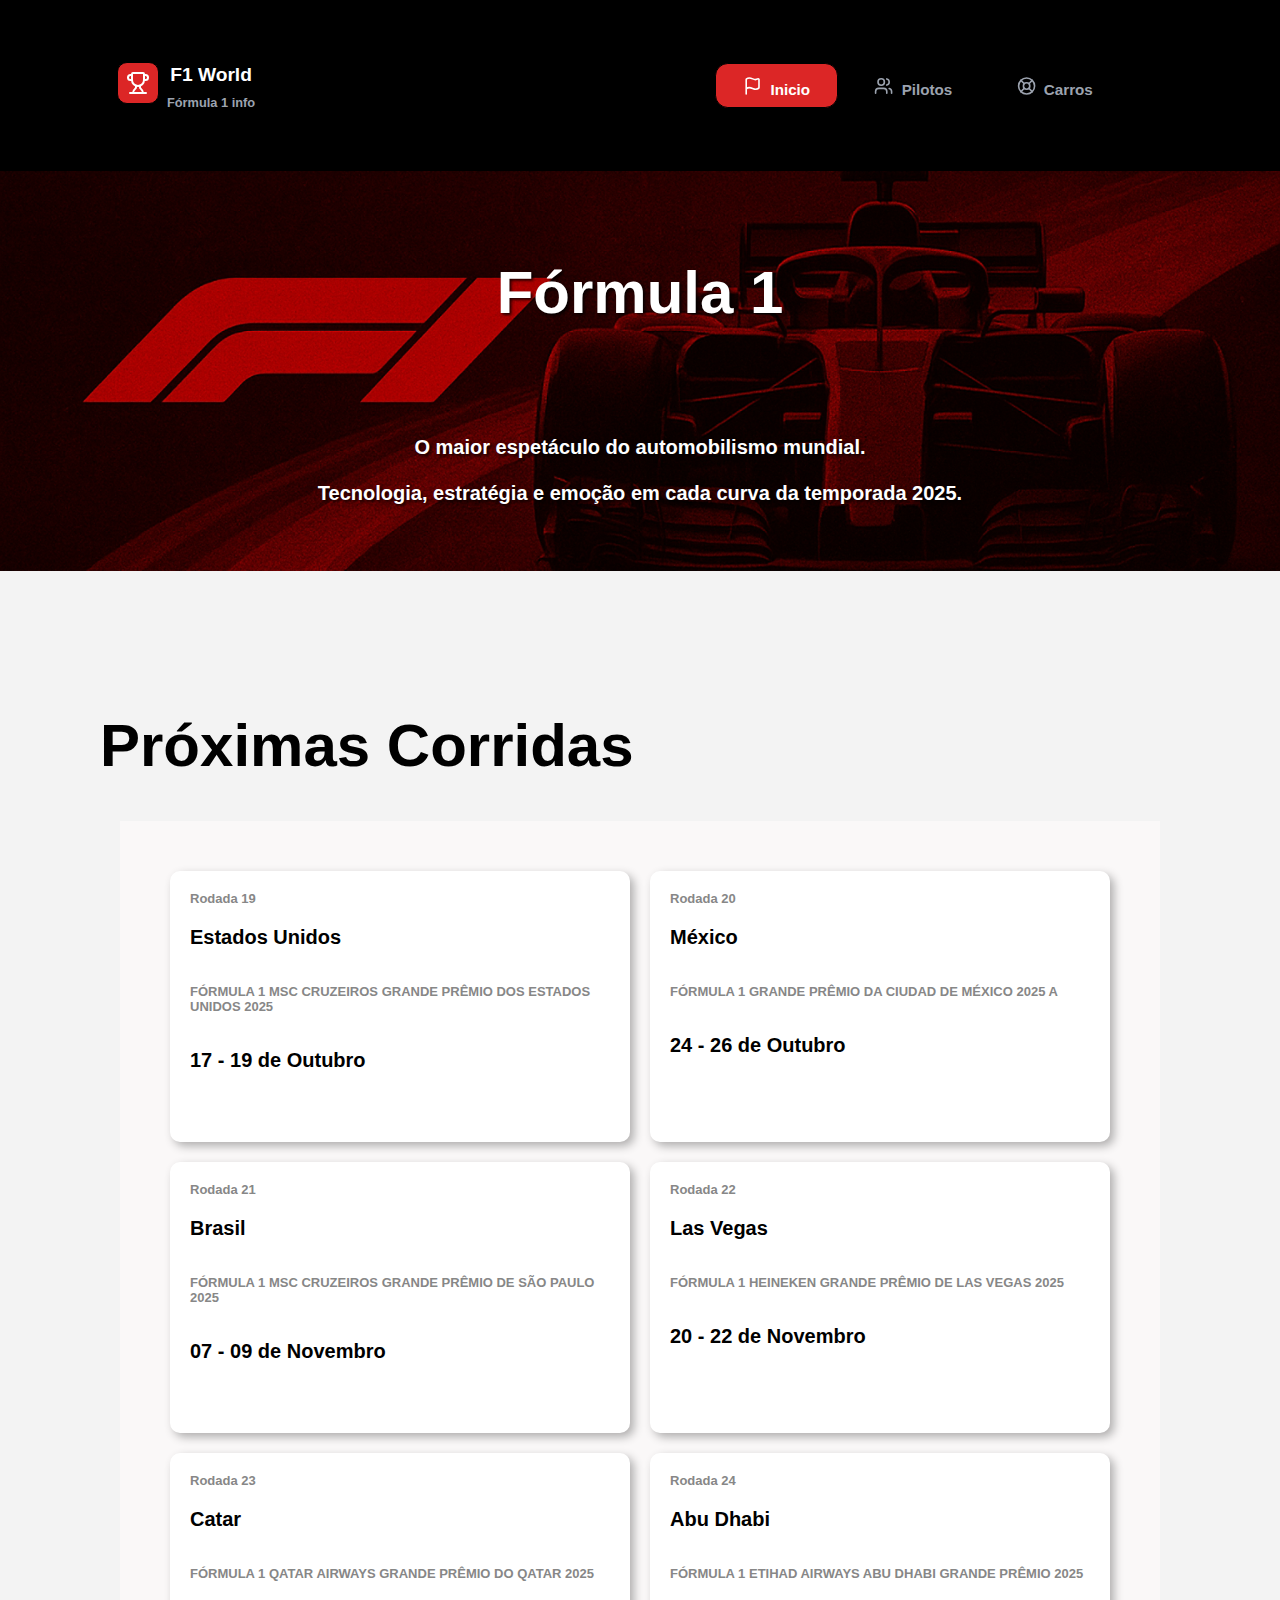
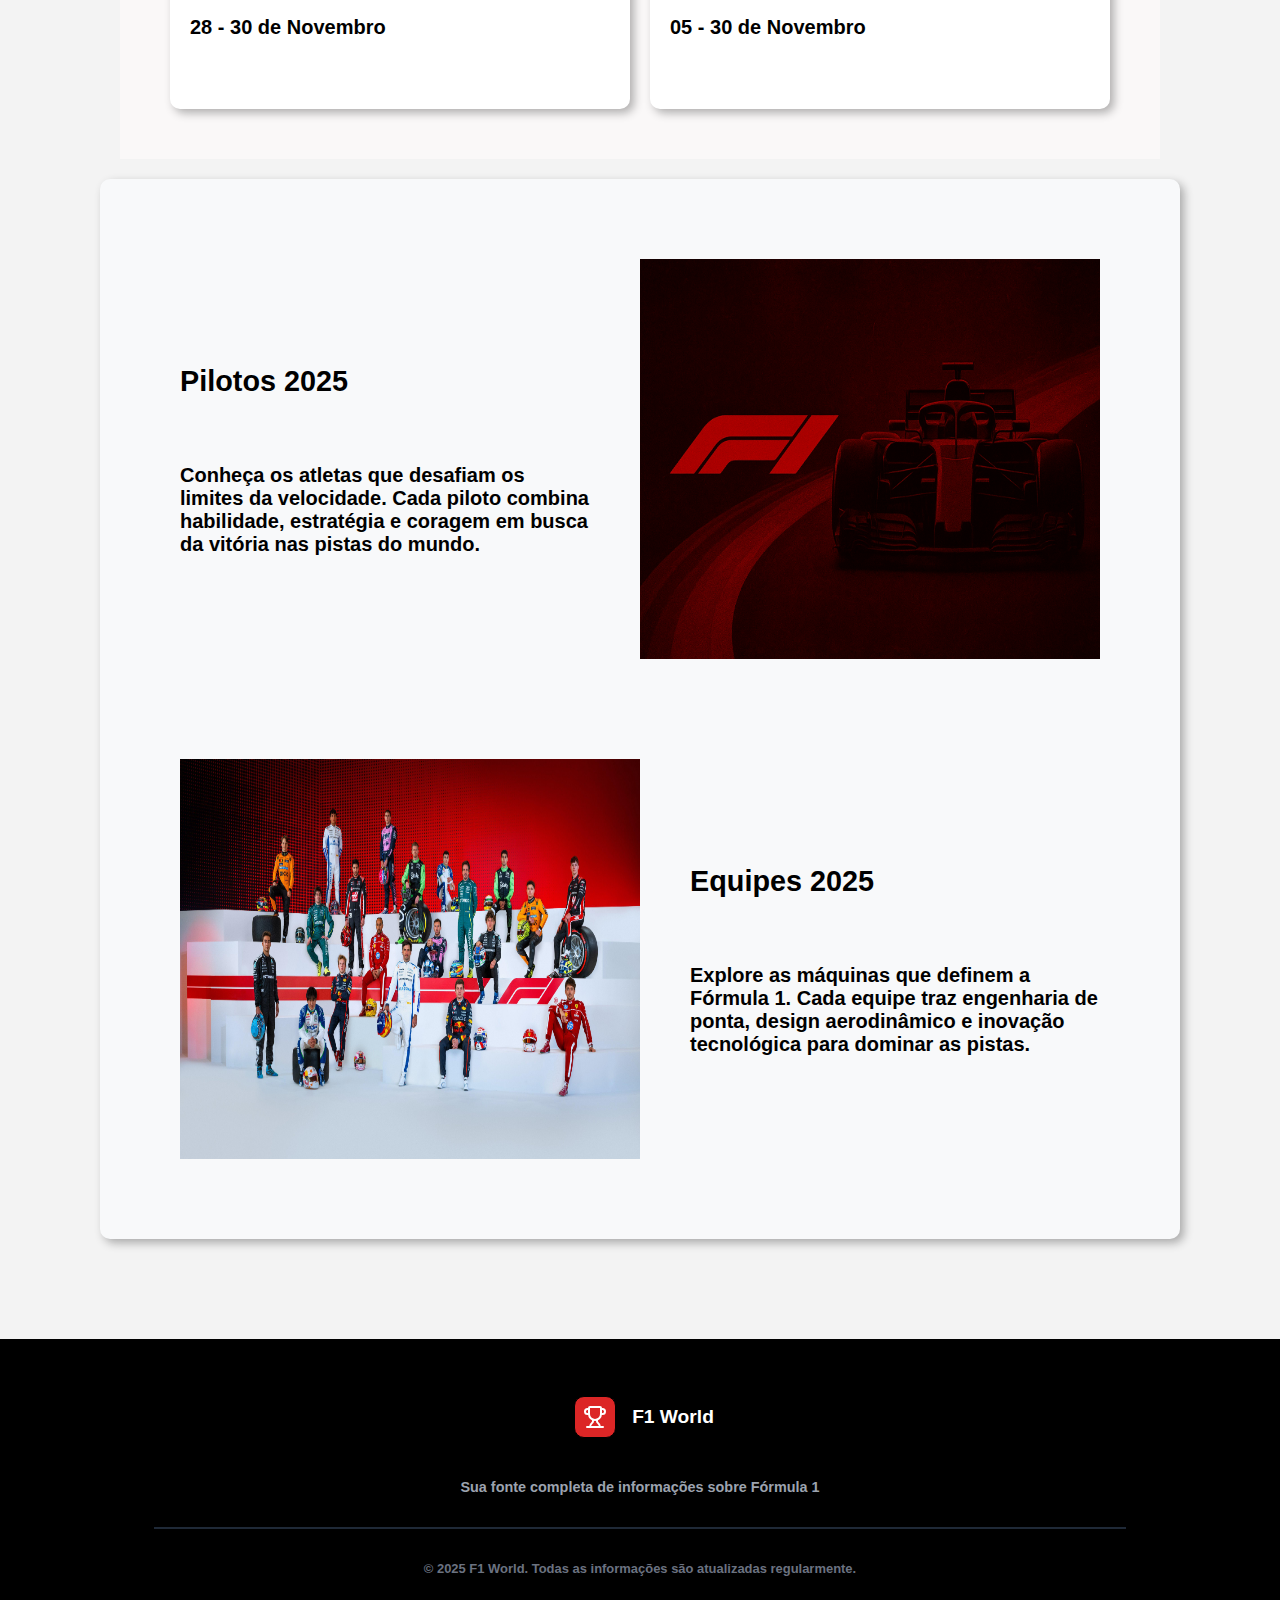
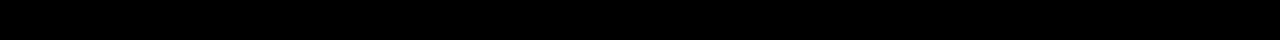
<file: index.html>
<!DOCTYPE html>
<html lang="pt-br">

<head>
    <meta charset="UTF-8">
    <meta name="viewport" content="width=device-width, initial-scale=1.0">
    <link rel="shortcut icon" href="./assets/f1_logo.png" type="image/x-icon">
    <link rel="stylesheet" href="./styles/global.css">
    <link rel="stylesheet" href="./styles/index.css">
    <title>F1 Pulse</title>
</head>

<body>
    <div>
        <header>
            <div class="header-sec1">
                <div>
                    <svg class="icon-trofeu" xmlns="http://www.w3.org/2000/svg" width="24" height="24"
                        viewBox="0 0 24 24" fill="none" stroke="currentColor" stroke-width="2" stroke-linecap="round"
                        stroke-linejoin="round" class="lucide lucide-trophy-icon lucide-trophy">
                        <path d="M10 14.66v1.626a2 2 0 0 1-.976 1.696A5 5 0 0 0 7 21.978" />
                        <path d="M14 14.66v1.626a2 2 0 0 0 .976 1.696A5 5 0 0 1 17 21.978" />
                        <path d="M18 9h1.5a1 1 0 0 0 0-5H18" />
                        <path d="M4 22h16" />
                        <path d="M6 9a6 6 0 0 0 12 0V3a1 1 0 0 0-1-1H7a1 1 0 0 0-1 1z" />
                        <path d="M6 9H4.5a1 1 0 0 1 0-5H6" />
                    </svg>
                </div>
                <div>
                    <h1>F1 World</h1>
                    <p>Fórmula 1 info</p>
                </div>
                </img>
            </div>
            <div>
                <nav>
                    <ul class="header-sec2">
                        <li>
                            <a href="index.html">
                                <svg xmlns="http://www.w3.org/2000/svg" width="24" height="24" viewBox="0 0 24 24"
                                    fill="none" stroke="currentColor" stroke-width="2" stroke-linecap="round"
                                    stroke-linejoin="round" class="lucide lucide-flag-icon lucide-flag">
                                    <path
                                        d="M4 22V4a1 1 0 0 1 .4-.8A6 6 0 0 1 8 2c3 0 5 2 7.333 2q2 0 3.067-.8A1 1 0 0 1 20 4v10a1 1 0 0 1-.4.8A6 6 0 0 1 16 16c-3 0-5-2-8-2a6 6 0 0 0-4 1.528" />
                                </svg>
                                <span> Inicio</span>
                            </a>
                        </li>
                        <li>
                            <a href="./pilotos.html">
                                <svg xmlns="http://www.w3.org/2000/svg" width="24" height="24" viewBox="0 0 24 24"
                                    fill="none" stroke="currentColor" stroke-width="2" stroke-linecap="round"
                                    stroke-linejoin="round" class="lucide lucide-users-icon lucide-users">
                                    <path d="M16 21v-2a4 4 0 0 0-4-4H6a4 4 0 0 0-4 4v2" />
                                    <path d="M16 3.128a4 4 0 0 1 0 7.744" />
                                    <path d="M22 21v-2a4 4 0 0 0-3-3.87" />
                                    <circle cx="9" cy="7" r="4" />
                                </svg>
                                <span>Pilotos</span>
                            </a>
                        </li>
                        <li>
                            <a href="./carros.html">
                                <svg xmlns="http://www.w3.org/2000/svg" width="24" height="24" viewBox="0 0 24 24"
                                    fill="none" stroke="currentColor" stroke-width="2" stroke-linecap="round"
                                    stroke-linejoin="round" class="lucide lucide-life-buoy-icon lucide-life-buoy">
                                    <circle cx="12" cy="12" r="10" />
                                    <path d="m4.93 4.93 4.24 4.24" />
                                    <path d="m14.83 9.17 4.24-4.24" />
                                    <path d="m14.83 14.83 4.24 4.24" />
                                    <path d="m9.17 14.83-4.24 4.24" />
                                    <circle cx="12" cy="12" r="4" />
                                </svg>
                                <span>Carros</span>
                            </a>
                        </li>
                    </ul>
                </nav>
            </div>
        </header>
        <div class="banner">
            <h1>
                Fórmula 1 <br><br>
            </h1>
            <p>
                O maior espetáculo do automobilismo mundial. <br><br>Tecnologia, estratégia e emoção em cada curva da
                temporada
                2025.
            </p>
        </div>
        <main>
            <h1>Próximas Corridas</h1>
            <ul class="lista-corridas">
                <li>Rodada 19 <br>
                    <h3>Estados Unidos</h3> <br>
                    FÓRMULA 1 MSC CRUZEIROS GRANDE PRÊMIO DOS ESTADOS UNIDOS 2025
                    <br><br>
                    <h3>17 - 19 de Outubro</h3> <br><br>
                </li>
                <li>Rodada 20 <br>
                    <h3>México</h3> <br>
                    FÓRMULA 1 GRANDE PRÊMIO DA CIUDAD DE MÉXICO 2025
                    A <br><br>
                    <h3>24 - 26 de Outubro</h3> <br><br>
                </li>
                <li>Rodada 21 <br>
                    <h3>Brasil</h3> <br>
                    FÓRMULA 1 MSC CRUZEIROS GRANDE PRÊMIO DE SÃO PAULO 2025
                    <br><br>
                    <h3>07 - 09 de Novembro</h3> <br><br>
                </li>
                <li>Rodada 22 <br>
                    <h3>Las Vegas</h3> <br>
                    FÓRMULA 1 HEINEKEN GRANDE PRÊMIO DE LAS VEGAS 2025
                    <br><br>
                    <h3> 20 - 22 de Novembro</h3> <br><br>
                </li>
                <li>Rodada 23 <br>
                    <h3>Catar</h3> <br>
                    FÓRMULA 1 QATAR AIRWAYS GRANDE PRÊMIO DO QATAR 2025
                    <br><br>
                    <h3> 28 - 30 de Novembro </h3><br><br>
                </li>
                <li>Rodada 24 <br>
                    <h3>Abu Dhabi</h3> <br>
                    FÓRMULA 1 ETIHAD AIRWAYS ABU DHABI GRANDE PRÊMIO 2025
                    <br><br>
                    <h3>05 - 30 de Novembro </h3><br><br>
                </li>
            </ul>
            <section class="info">
                <div class="info-1">
                    <div class="texto">
                        <h2>Pilotos 2025</h2><br>
                        <p>Conheça os atletas que desafiam os limites da velocidade. Cada piloto combina habilidade,
                            estratégia
                            e coragem em busca da vitória nas pistas do mundo.</p>
                    </div>
                    <img src="./assets/848c0cb6-e26f-48b8-a524-8ad16b96144c.png"
                        alt="Pilotos da fórmula um da temporada de 2025">
                </div>
                <div class="info-2">
                    <img src="assets\zrk9d1a5ohle1.jpeg" alt="Equipes da fórmula um da temporada de 2025">
                    <div class="texto">
                        <h2>Equipes 2025</h2><br>
                        <p>Explore as máquinas que definem a Fórmula 1. Cada equipe traz engenharia de ponta, design
                            aerodinâmico e inovação tecnológica para dominar as pistas.</p>
                    </div>
                </div>
            </section>
        </main>

        <footer>
            <div>
                <svg class="icon-trofeu" xmlns="http://www.w3.org/2000/svg" width="24" height="24" viewBox="0 0 24 24"
                    fill="none" stroke="currentColor" stroke-width="2" stroke-linecap="round" stroke-linejoin="round"
                    class="lucide lucide-trophy-icon lucide-trophy">
                    <path d="M10 14.66v1.626a2 2 0 0 1-.976 1.696A5 5 0 0 0 7 21.978" />
                    <path d="M14 14.66v1.626a2 2 0 0 0 .976 1.696A5 5 0 0 1 17 21.978" />
                    <path d="M18 9h1.5a1 1 0 0 0 0-5H18" />
                    <path d="M4 22h16" />
                    <path d="M6 9a6 6 0 0 0 12 0V3a1 1 0 0 0-1-1H7a1 1 0 0 0-1 1z" />
                    <path d="M6 9H4.5a1 1 0 0 1 0-5H6" />
                </svg>
                <h3>F1 World</h3>
            </div>
            <span>Sua fonte completa de informações sobre Fórmula 1</span>
            <hr>
            <span>© 2025 F1 World. Todas as informações são atualizadas regularmente.</span>
        </footer>

    </div>
</body>

</html>
</file>
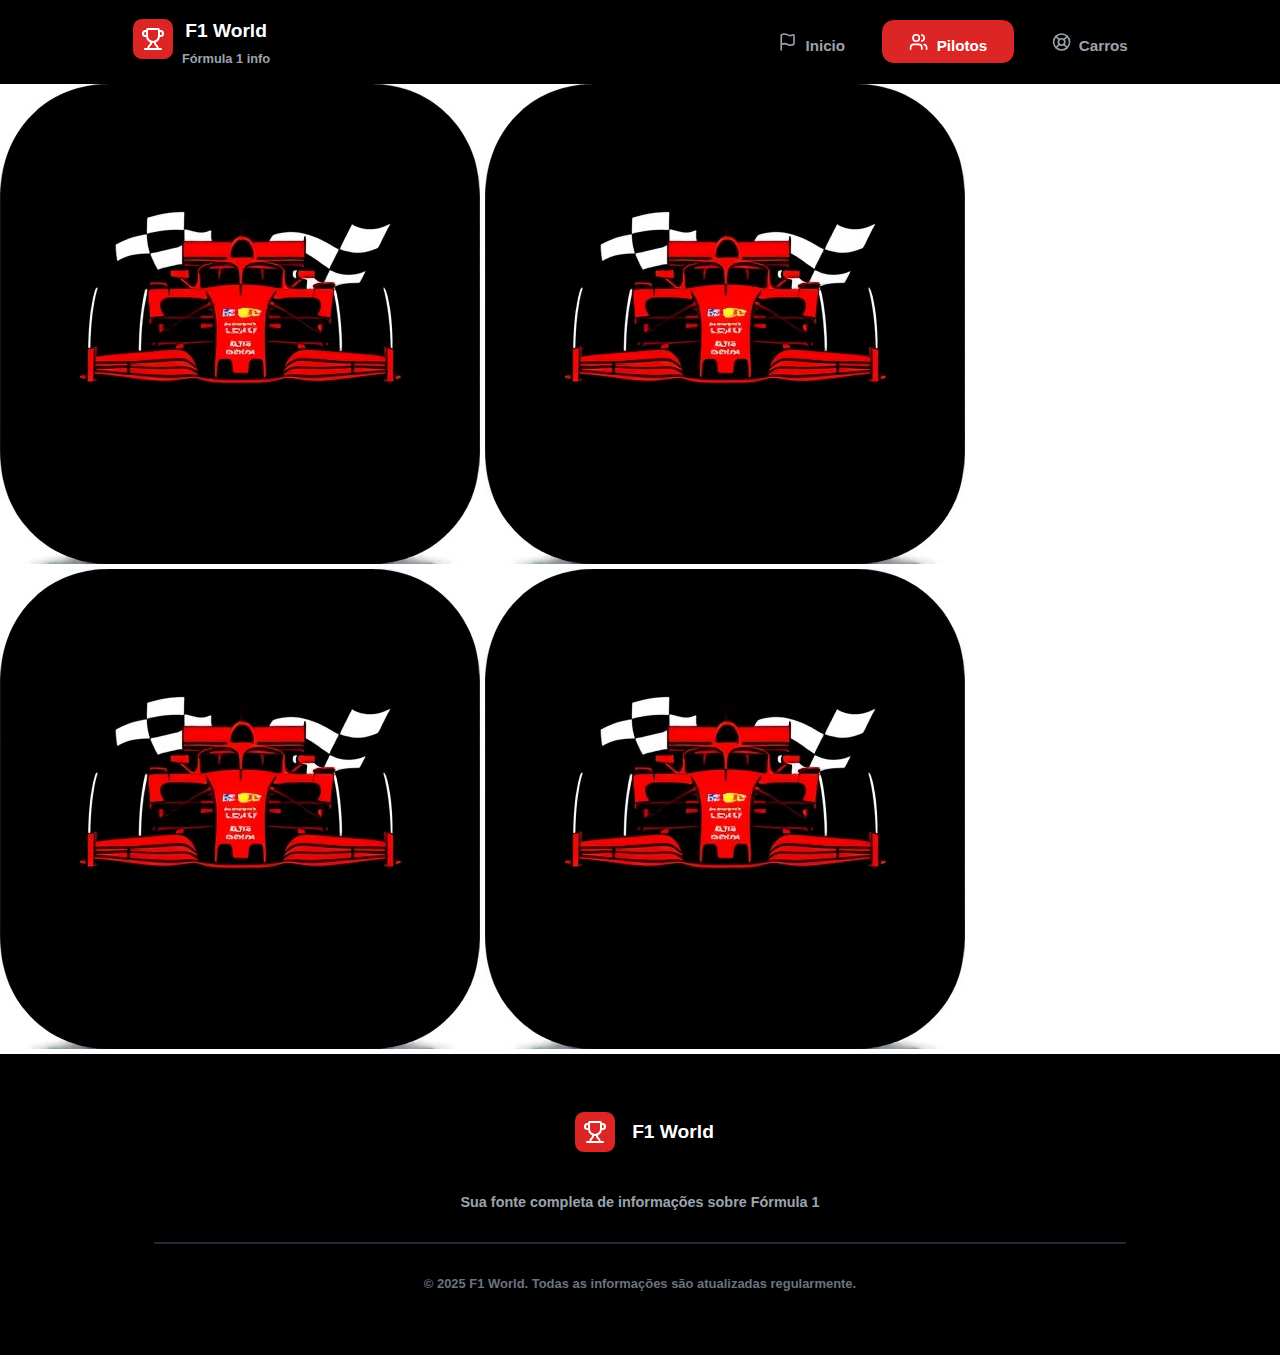
<file: pilotos.html>
<!DOCTYPE html>
<html lang="pt-br">

<head>
    <meta charset="UTF-8">
    <meta name="viewport" content="width=device-width, initial-scale=1.0">
    <link rel="shortcut icon" href="./assets/f1_logo.png" type="image/x-icon">
    <link rel="stylesheet" href="./styles/global.css">
    <link rel="stylesheet" href="./styles/pilotos.css">
    <title>F1 Pulse</title>
</head>

<body>
    <div>
        <header>
            <div class="header-sec1">
                <div>
                    <svg class="icon-trofeu" xmlns="http://www.w3.org/2000/svg" width="24" height="24" viewBox="0 0 24 24" fill="none"
                        stroke="currentColor" stroke-width="2" stroke-linecap="round" stroke-linejoin="round"
                        class="lucide lucide-trophy-icon lucide-trophy">
                        <path d="M10 14.66v1.626a2 2 0 0 1-.976 1.696A5 5 0 0 0 7 21.978" />
                        <path d="M14 14.66v1.626a2 2 0 0 0 .976 1.696A5 5 0 0 1 17 21.978" />
                        <path d="M18 9h1.5a1 1 0 0 0 0-5H18" />
                        <path d="M4 22h16" />
                        <path d="M6 9a6 6 0 0 0 12 0V3a1 1 0 0 0-1-1H7a1 1 0 0 0-1 1z" />
                        <path d="M6 9H4.5a1 1 0 0 1 0-5H6" />
                    </svg>
                </div>
                <div>
                    <h1>F1 World</h1>
                    <p>Fórmula 1 info</p>
                </div>
                </img>
            </div>
            <div>
                <nav>
                    <ul class="header-sec2">
                        <li>
                            <a href="index.html">
                            <svg xmlns="http://www.w3.org/2000/svg" width="24" height="24" viewBox="0 0 24 24"
                                fill="none" stroke="currentColor" stroke-width="2" stroke-linecap="round"
                                stroke-linejoin="round" class="lucide lucide-flag-icon lucide-flag">
                                <path
                                    d="M4 22V4a1 1 0 0 1 .4-.8A6 6 0 0 1 8 2c3 0 5 2 7.333 2q2 0 3.067-.8A1 1 0 0 1 20 4v10a1 1 0 0 1-.4.8A6 6 0 0 1 16 16c-3 0-5-2-8-2a6 6 0 0 0-4 1.528" />
                            </svg> 
                               <span> Inicio</span>
                            </a>
                        </li>
                        <li>
                            <a href="./pilotos.html">
                             <svg xmlns="http://www.w3.org/2000/svg" width="24" height="24" viewBox="0 0 24 24"
                                fill="none" stroke="currentColor" stroke-width="2" stroke-linecap="round"
                                stroke-linejoin="round" class="lucide lucide-users-icon lucide-users">
                                <path d="M16 21v-2a4 4 0 0 0-4-4H6a4 4 0 0 0-4 4v2" />
                                <path d="M16 3.128a4 4 0 0 1 0 7.744" />
                                <path d="M22 21v-2a4 4 0 0 0-3-3.87" />
                                <circle cx="9" cy="7" r="4" />
                            </svg>    
                               <span>Pilotos</span>
                            </a>
                        </li>
                        <li>
                            <a href="./carros.html">
                                <svg xmlns="http://www.w3.org/2000/svg" width="24" height="24" viewBox="0 0 24 24"
                                fill="none" stroke="currentColor" stroke-width="2" stroke-linecap="round"
                                stroke-linejoin="round" class="lucide lucide-life-buoy-icon lucide-life-buoy">
                                <circle cx="12" cy="12" r="10" />
                                <path d="m4.93 4.93 4.24 4.24" />
                                <path d="m14.83 9.17 4.24-4.24" />
                                <path d="m14.83 14.83 4.24 4.24" />
                                <path d="m9.17 14.83-4.24 4.24" />
                                <circle cx="12" cy="12" r="4" />
                            </svg>
                                <span>Carros</span>
                            </a>
                        </li>
                    </ul>
                </nav>
            </div>
        </header>
        <main>
            <img src="./assets/f1_logo.png" alt="" style="text-wrap: wrap;">
            <img src="./assets/f1_logo.png" alt="">
            <img src="./assets/f1_logo.png" alt=""style="text-wrap: wrap;">
            <img src="./assets/f1_logo.png" alt=""style="text-wrap: wrap;">
        </main>
        <footer>
            <div>
               <svg class="icon-trofeu" xmlns="http://www.w3.org/2000/svg" width="24" height="24" viewBox="0 0 24 24" fill="none"
                        stroke="currentColor" stroke-width="2" stroke-linecap="round" stroke-linejoin="round"
                        class="lucide lucide-trophy-icon lucide-trophy">
                        <path d="M10 14.66v1.626a2 2 0 0 1-.976 1.696A5 5 0 0 0 7 21.978" />
                        <path d="M14 14.66v1.626a2 2 0 0 0 .976 1.696A5 5 0 0 1 17 21.978" />
                        <path d="M18 9h1.5a1 1 0 0 0 0-5H18" />
                        <path d="M4 22h16" />
                        <path d="M6 9a6 6 0 0 0 12 0V3a1 1 0 0 0-1-1H7a1 1 0 0 0-1 1z" />
                        <path d="M6 9H4.5a1 1 0 0 1 0-5H6" />
                    </svg>
                <h3>F1 World</h3>
            </div>
            <span>Sua fonte completa de informações sobre Fórmula 1</span>
            <hr>
            <span>© 2025 F1 World. Todas as informações são atualizadas regularmente.</span>
        </footer>

    </div>
</body>

</html>
</file>
<file: styles/global.css>
body {
    font-family: Arial, Helvetica, sans-serif;
    font-size: 1.2rem;
    font-weight: bold;
    color: #fff;
    margin: 0;
    padding: 0;
    box-sizing: border-box;
}

header {
    position: sticky;
    top: 0;
    display: flex;
    justify-content: space-around;
    background-color:#000000;
    text-align: center;
    gap: 12rem;
    color: #fff;
}


.header-sec1 {
    display: flex;
    justify-content:center;
    align-items: center;
}

.icon-trofeu{
    background-color: #dc2626;
    border: 1px solid #000;
    border-radius: 10px;
    color: #fff;
    padding: 0.5rem;
    margin: 0.5rem;
}

.header-sec1 > div>h1 {
    font-size: 1.2rem;
    padding: 0;
}

.header-sec1 > div > p {
    font-size: 0.8rem;
    text-wrap: nowrap;
    color: #9ca3af;
    line-height: 0.5rem;
}


.header-sec2 {
    display: flex;
    justify-content: center;
    align-items: center;
    cursor: pointer;
    gap: 0.5rem;
}

.header-sec2 > li{
    border: 1px solid #000;
    border-radius: 0.8rem;
    list-style-type: none;
} 

.header-sec2 >li >a{
    text-decoration: none;
    font-size: 0.8rem;
    margin: 0.5rem;
     padding: 0.1rem 1.2rem;
    color: #9ca3af; 
}

.header-sec2 > li:hover {
    background-color: #2c2c2c;
}

.header-sec2 > li:hover > a {
    color: #fff;
}

.header-sec2 >li >a {
    display: flex;
    align-items: end;
    font-size: 0.95rem;
    gap: 0.5rem;
}

.header-sec2 > li > a > svg {
    width: 1.2rem;
}



@media (max-width:780px) {
    html{
        margin: 0;
        padding: 0;
        overflow-x: none; 
        /* para eliminar barra lateral de tabletes e celular */
    }

    header{
        gap: 5rem;
    }
    
    .header-sec2 > li > a> span{
        display: none;
    }

    .header-sec2 {
    gap: 0.1rem;
}

.header-sec2 > li{
    padding: 0.1rem ;
} 
}


/* footer */

footer{
    background-color: #000;
    text-align: center;
    padding: 2rem;
}

footer > div {
    display: flex;
    justify-content: center;
    align-items: center;
    margin: 1rem;
    gap: 0.5rem;
}

footer> div> h3 {
  font-size: 1.2rem;
}

footer >hr {
  background-color:  #1f2937;
  border: none;     
  height: 2px; 
  width: 80%;      
}

footer > span {
    display: block;
    text-wrap: nowrap;
    font-size: 0.9rem;
    color:#9ca3af;
    margin: 2rem auto;
}

footer > span:nth-child(4) {
    color: #6b7280;
   font-size: 0.81rem;
   text-wrap: wrap;
}
</file>
<file: styles/index.css>
.header-sec2 > li:nth-child(1) {
    background-color: #dc2626;
    color: #fff;
}

.header-sec2 >li:nth-child(1) > a {
    color:#fff ;
}

.banner {
    /* padding: 100px; */
    background-image: url("../assets/848c0cb6-e26f-48b8-a524-8ad16b96144c.png");
    background-size: cover;
    height: 400px;
    background-position: center;
    color: white;
    font-family: sans-serif;
    text-shadow: 2px 2px 3px rgba(0, 0, 0, 0.8);
    text-align: center;
    align-content: center;
    width: 100%;
}

main {
    background-color:rgb(243, 243, 243);
    color: black;
    padding: 100px;
    background-size: auto;
}

h1 {
    font-size: 60px;
}

h3 {
    font-size: 20px;
}

p {
    font-size: 20px;
}

ul {
    list-style: none;
    padding: 50px;
    font-family: sans-serif;
    font-size: 13px;
    font-weight: bold;
}

ul h3 {
    color: black;
}

.lista-corridas {
    margin: 20px;
    display: grid;
    grid-template-columns: repeat(2, 1fr);
    gap: 20px;
    background-color: #faf8f8;
}

.lista-corridas li {
  background-color: white;
  color: rgb(135, 135, 135);
  padding: 20px;
  border-radius: 10px;
  text-align: left;
  font-weight: bold;
  box-shadow: 4px 4px 10px rgba(0, 0, 0, 0.3);
}

section {
    padding: 80px;
    text-align: left;
    background-color: #f8f9fa;
    border-radius: 10px;
    box-shadow: 4px 4px 10px rgba(0, 0, 0, 0.3);
}

.info-1, .info-2 {
    display: flex;
    gap: 50px;
    align-items: center;
    justify-content: center;
}

.info-2 {
    margin-top: 100px;
}

.info > div > img {
    width: 50%;
    height: 400px;
}

.info > div > p {
    text-wrap: wrap;
}

.equipes .imagem img,
.pilotos .imagem img {
  width: 100%;
  height: auto;
  border-radius: 8px;
  display: block;
}

img {
  max-width: 100%;
  height: auto;
  display: block;
}
</file>
<file: styles/pilotos.css>
/* .header-sec2 > li:nth-child(1) {
    background-color: #dc2626;
    color: #fff;
}

.header-sec2 >li:nth-child(1) > a {
    color:#fff ;
} */


.header-sec2 > li:nth-child(2) {
    background-color: #dc2626;
    color: #fff;
}

.header-sec2 >li:nth-child(2) > a {
    color:#fff ;
}
</file>
